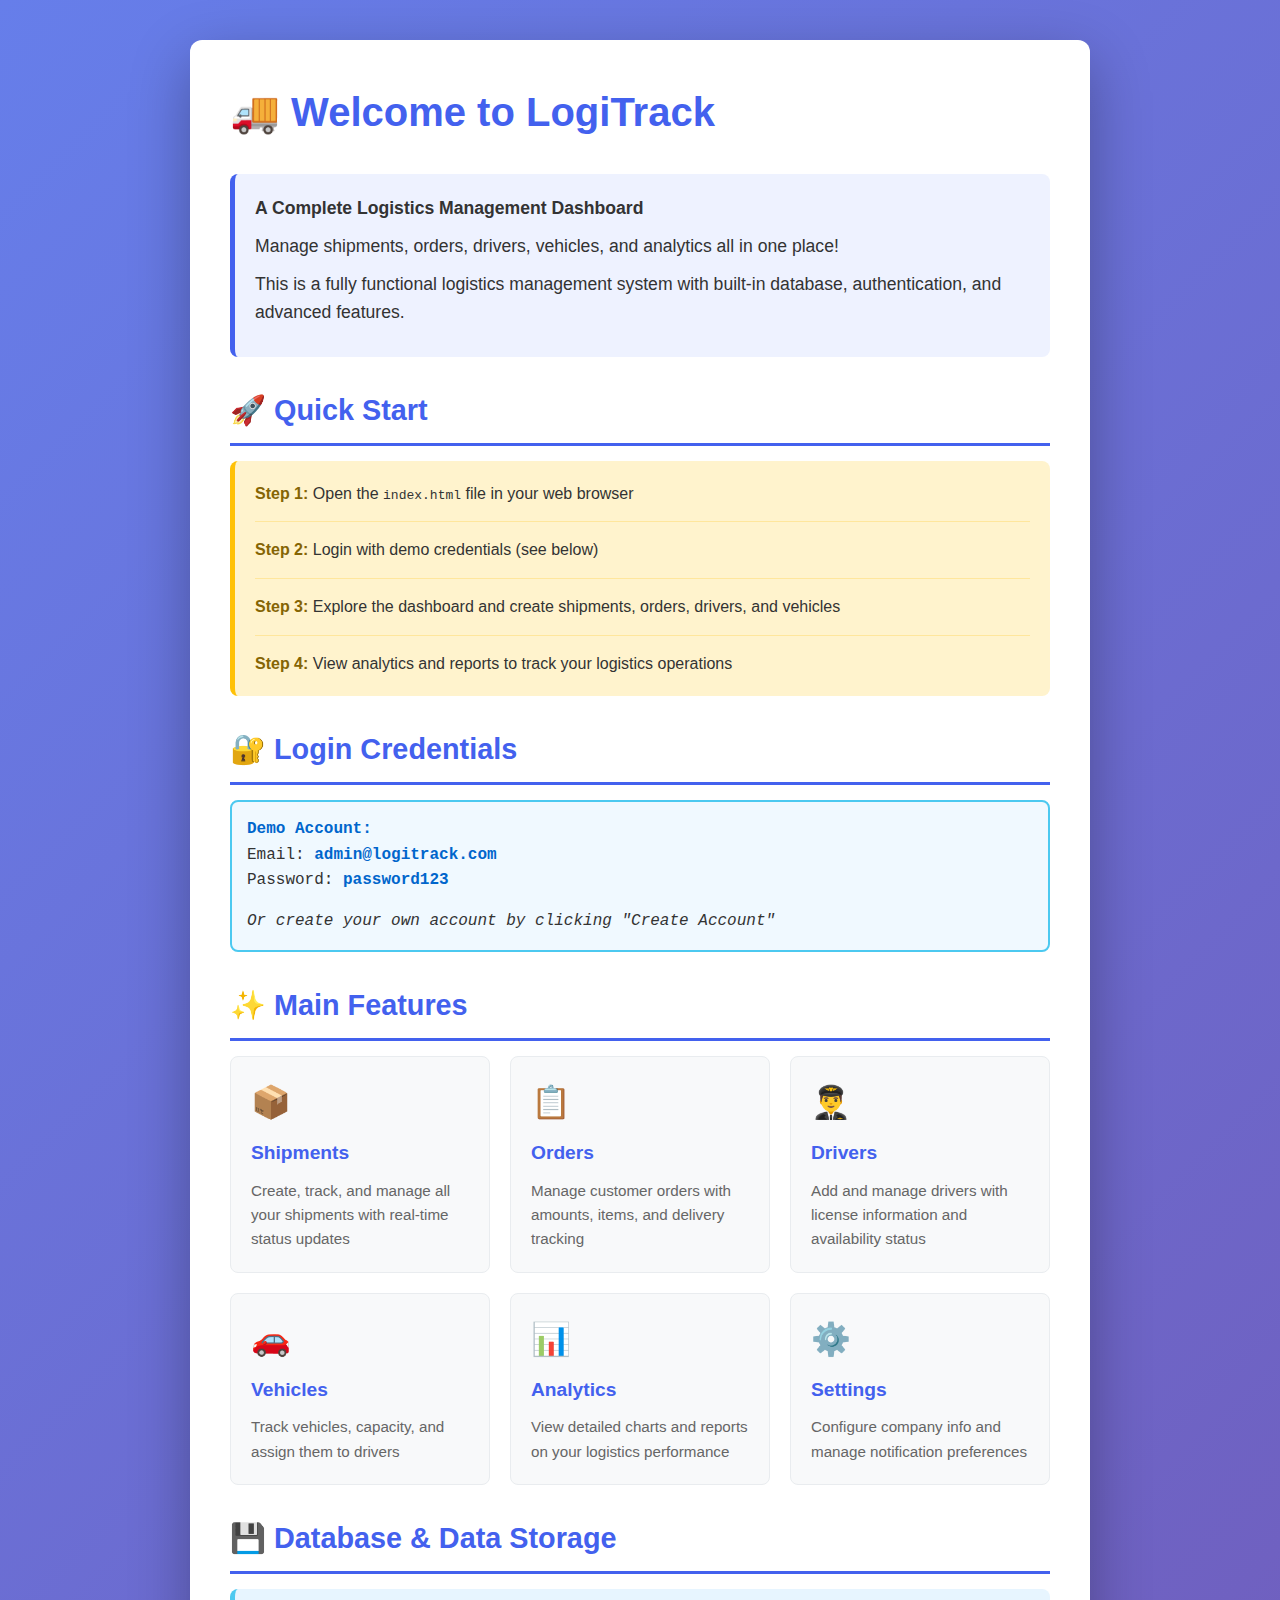
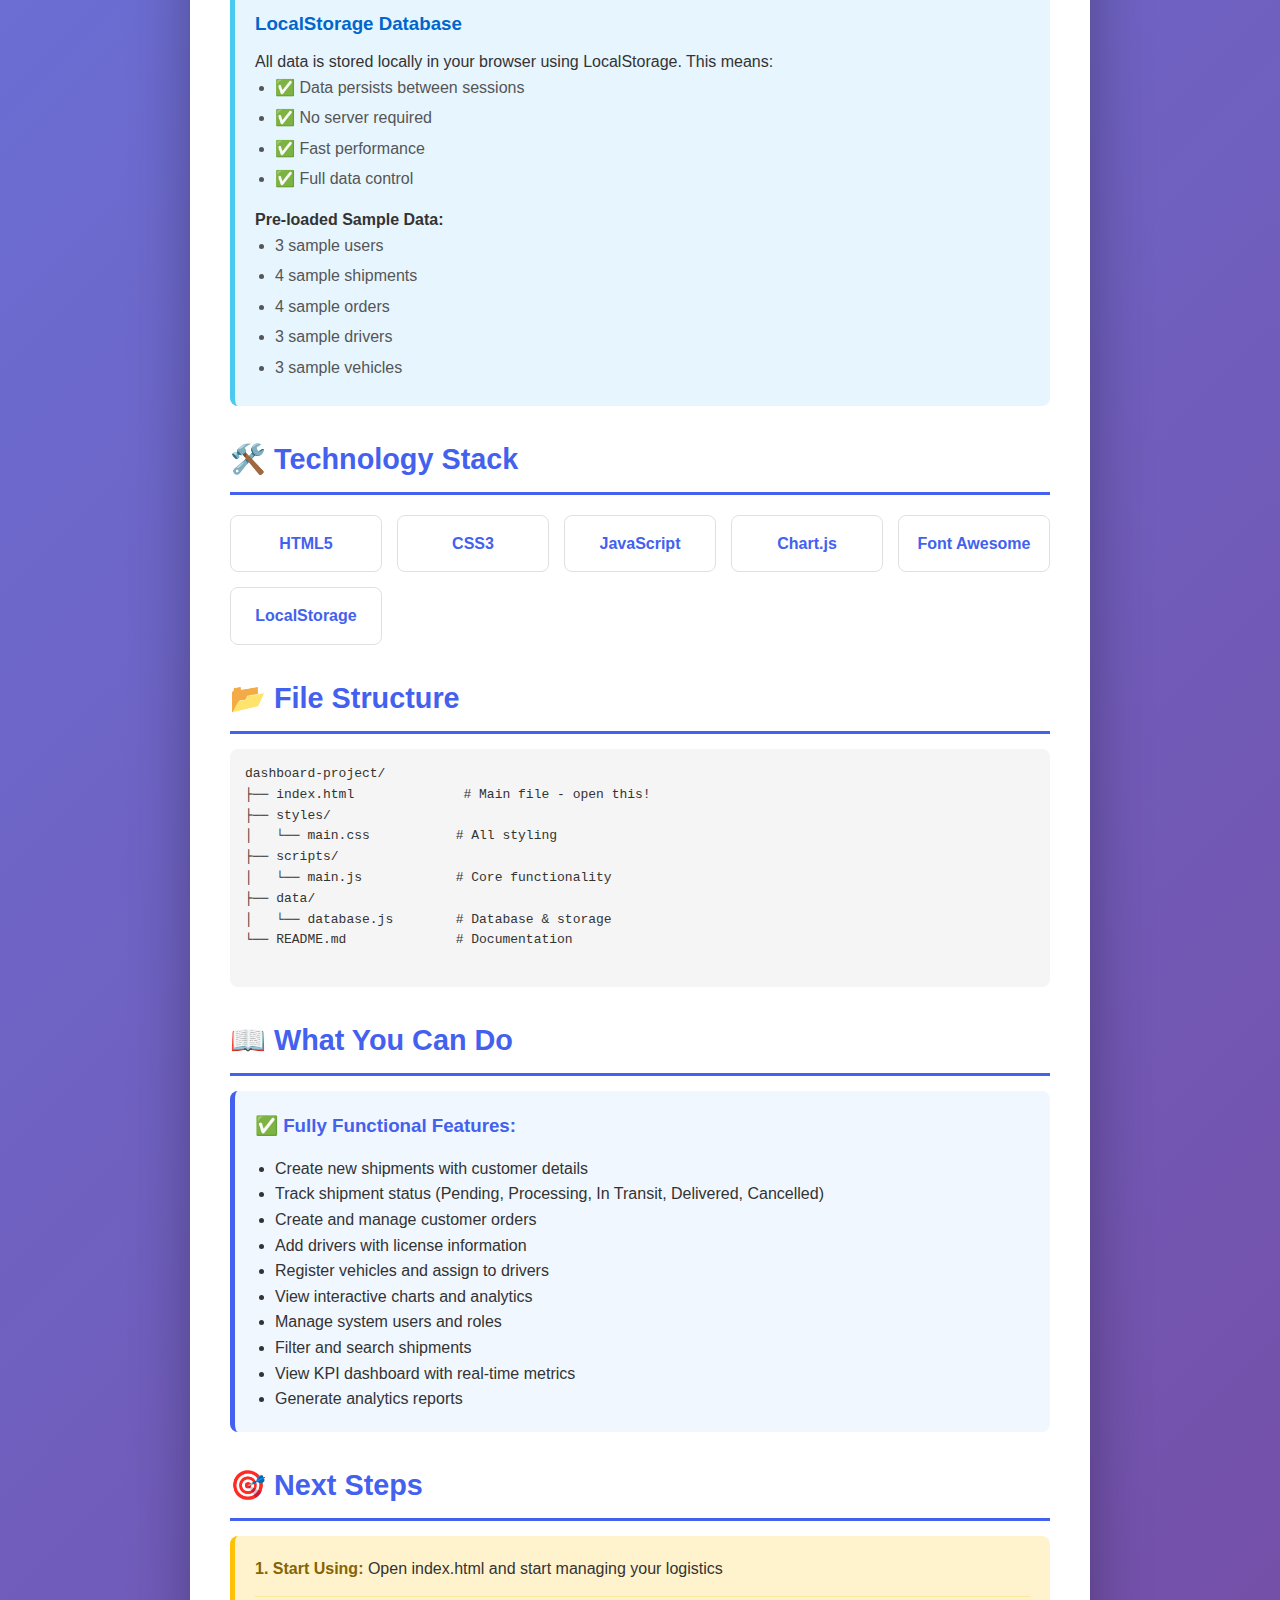
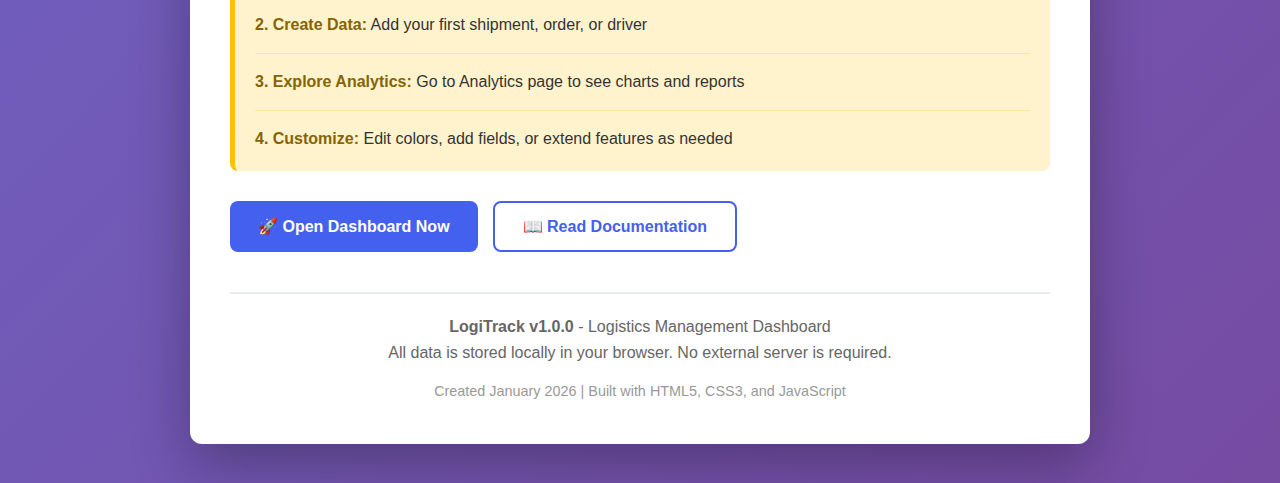
<file: QUICKSTART.html>
<!DOCTYPE html>
<html lang="en">
<head>
    <meta charset="UTF-8">
    <meta name="viewport" content="width=device-width, initial-scale=1.0">
    <title>LogiTrack - Getting Started</title>
    <style>
        * {
            margin: 0;
            padding: 0;
            box-sizing: border-box;
        }

        body {
            font-family: 'Segoe UI', Tahoma, Geneva, Verdana, sans-serif;
            line-height: 1.6;
            color: #333;
            background: linear-gradient(135deg, #667eea 0%, #764ba2 100%);
            min-height: 100vh;
            padding: 40px 20px;
        }

        .container {
            max-width: 900px;
            margin: 0 auto;
            background: white;
            border-radius: 12px;
            padding: 40px;
            box-shadow: 0 20px 60px rgba(0, 0, 0, 0.3);
        }

        h1 {
            color: #4361ee;
            margin-bottom: 30px;
            font-size: 2.5rem;
        }

        h2 {
            color: #4361ee;
            margin-top: 30px;
            margin-bottom: 15px;
            font-size: 1.8rem;
            border-bottom: 3px solid #4361ee;
            padding-bottom: 10px;
        }

        .intro-box {
            background: #eef2ff;
            border-left: 5px solid #4361ee;
            padding: 20px;
            margin-bottom: 30px;
            border-radius: 8px;
        }

        .intro-box p {
            margin-bottom: 10px;
            font-size: 1.1rem;
        }

        .credentials {
            background: #f0f9ff;
            border: 2px solid #4cc9f0;
            padding: 15px;
            border-radius: 8px;
            margin-bottom: 20px;
            font-family: 'Courier New', monospace;
        }

        .credentials strong {
            color: #0066cc;
        }

        .feature-grid {
            display: grid;
            grid-template-columns: repeat(auto-fit, minmax(250px, 1fr));
            gap: 20px;
            margin-bottom: 30px;
        }

        .feature-card {
            background: #f8f9fa;
            padding: 20px;
            border-radius: 8px;
            border: 1px solid #e9ecef;
            transition: all 0.3s ease;
        }

        .feature-card:hover {
            transform: translateY(-5px);
            box-shadow: 0 10px 25px rgba(67, 97, 238, 0.15);
            border-color: #4361ee;
        }

        .feature-card h3 {
            color: #4361ee;
            margin-bottom: 10px;
            font-size: 1.2rem;
        }

        .feature-card p {
            color: #666;
            font-size: 0.95rem;
        }

        .icon {
            font-size: 2rem;
            margin-bottom: 10px;
        }

        .steps {
            background: #fff3cd;
            padding: 20px;
            border-radius: 8px;
            margin-bottom: 30px;
            border-left: 5px solid #ffc107;
        }

        .step {
            margin-bottom: 15px;
            padding-bottom: 15px;
            border-bottom: 1px solid #ffe69c;
        }

        .step:last-child {
            margin-bottom: 0;
            padding-bottom: 0;
            border-bottom: none;
        }

        .step strong {
            color: #856404;
        }

        .button-group {
            display: flex;
            gap: 15px;
            margin-top: 30px;
            flex-wrap: wrap;
        }

        .btn {
            padding: 14px 28px;
            border: none;
            border-radius: 8px;
            font-size: 1rem;
            font-weight: 600;
            cursor: pointer;
            transition: all 0.3s ease;
            text-decoration: none;
            display: inline-block;
        }

        .btn-primary {
            background: #4361ee;
            color: white;
        }

        .btn-primary:hover {
            background: #3a56d4;
            transform: translateY(-2px);
            box-shadow: 0 10px 25px rgba(67, 97, 238, 0.3);
        }

        .btn-secondary {
            background: white;
            color: #4361ee;
            border: 2px solid #4361ee;
        }

        .btn-secondary:hover {
            background: #eef2ff;
        }

        .database-info {
            background: #e7f5ff;
            padding: 20px;
            border-radius: 8px;
            border-left: 5px solid #4cc9f0;
            margin-bottom: 20px;
        }

        .database-info h3 {
            color: #0066cc;
            margin-bottom: 10px;
        }

        .database-info ul {
            margin-left: 20px;
            color: #555;
        }

        .database-info li {
            margin-bottom: 5px;
        }

        .tech-stack {
            display: grid;
            grid-template-columns: repeat(auto-fit, minmax(150px, 1fr));
            gap: 15px;
            margin-top: 20px;
        }

        .tech-item {
            background: white;
            padding: 15px;
            border-radius: 8px;
            border: 1px solid #e0e0e0;
            text-align: center;
            font-weight: 600;
            color: #4361ee;
        }

        .footer {
            margin-top: 40px;
            padding-top: 20px;
            border-top: 2px solid #e9ecef;
            text-align: center;
            color: #666;
        }

        @media (max-width: 768px) {
            .container {
                padding: 25px;
            }

            h1 {
                font-size: 1.8rem;
            }

            h2 {
                font-size: 1.4rem;
            }

            .button-group {
                flex-direction: column;
            }

            .btn {
                width: 100%;
                text-align: center;
            }
        }
    </style>
</head>
<body>
    <div class="container">
        <h1>🚚 Welcome to LogiTrack</h1>
        
        <div class="intro-box">
            <p><strong>A Complete Logistics Management Dashboard</strong></p>
            <p>Manage shipments, orders, drivers, vehicles, and analytics all in one place!</p>
            <p>This is a fully functional logistics management system with built-in database, authentication, and advanced features.</p>
        </div>

        <h2>🚀 Quick Start</h2>
        <div class="steps">
            <div class="step">
                <strong>Step 1:</strong> Open the <code>index.html</code> file in your web browser
            </div>
            <div class="step">
                <strong>Step 2:</strong> Login with demo credentials (see below)
            </div>
            <div class="step">
                <strong>Step 3:</strong> Explore the dashboard and create shipments, orders, drivers, and vehicles
            </div>
            <div class="step">
                <strong>Step 4:</strong> View analytics and reports to track your logistics operations
            </div>
        </div>

        <h2>🔐 Login Credentials</h2>
        <div class="credentials">
            <p><strong>Demo Account:</strong></p>
            <p>Email: <strong>admin@logitrack.com</strong></p>
            <p>Password: <strong>password123</strong></p>
            <p style="margin-top: 15px;"><em>Or create your own account by clicking "Create Account"</em></p>
        </div>

        <h2>✨ Main Features</h2>
        <div class="feature-grid">
            <div class="feature-card">
                <div class="icon">📦</div>
                <h3>Shipments</h3>
                <p>Create, track, and manage all your shipments with real-time status updates</p>
            </div>
            <div class="feature-card">
                <div class="icon">📋</div>
                <h3>Orders</h3>
                <p>Manage customer orders with amounts, items, and delivery tracking</p>
            </div>
            <div class="feature-card">
                <div class="icon">👨‍✈️</div>
                <h3>Drivers</h3>
                <p>Add and manage drivers with license information and availability status</p>
            </div>
            <div class="feature-card">
                <div class="icon">🚗</div>
                <h3>Vehicles</h3>
                <p>Track vehicles, capacity, and assign them to drivers</p>
            </div>
            <div class="feature-card">
                <div class="icon">📊</div>
                <h3>Analytics</h3>
                <p>View detailed charts and reports on your logistics performance</p>
            </div>
            <div class="feature-card">
                <div class="icon">⚙️</div>
                <h3>Settings</h3>
                <p>Configure company info and manage notification preferences</p>
            </div>
        </div>

        <h2>💾 Database & Data Storage</h2>
        <div class="database-info">
            <h3>LocalStorage Database</h3>
            <p>All data is stored locally in your browser using LocalStorage. This means:</p>
            <ul>
                <li>✅ Data persists between sessions</li>
                <li>✅ No server required</li>
                <li>✅ Fast performance</li>
                <li>✅ Full data control</li>
            </ul>
            <p style="margin-top: 15px;"><strong>Pre-loaded Sample Data:</strong></p>
            <ul>
                <li>3 sample users</li>
                <li>4 sample shipments</li>
                <li>4 sample orders</li>
                <li>3 sample drivers</li>
                <li>3 sample vehicles</li>
            </ul>
        </div>

        <h2>🛠️ Technology Stack</h2>
        <div class="tech-stack">
            <div class="tech-item">HTML5</div>
            <div class="tech-item">CSS3</div>
            <div class="tech-item">JavaScript</div>
            <div class="tech-item">Chart.js</div>
            <div class="tech-item">Font Awesome</div>
            <div class="tech-item">LocalStorage</div>
        </div>

        <h2>📂 File Structure</h2>
        <pre style="background: #f5f5f5; padding: 15px; border-radius: 8px; overflow-x: auto;">
dashboard-project/
├── index.html              # Main file - open this!
├── styles/
│   └── main.css           # All styling
├── scripts/
│   └── main.js            # Core functionality
├── data/
│   └── database.js        # Database & storage
└── README.md              # Documentation
        </pre>

        <h2>📖 What You Can Do</h2>
        <div style="background: #f0f7ff; padding: 20px; border-radius: 8px; border-left: 5px solid #4361ee;">
            <h3 style="color: #4361ee; margin-bottom: 15px;">✅ Fully Functional Features:</h3>
            <ul style="margin-left: 20px;">
                <li>Create new shipments with customer details</li>
                <li>Track shipment status (Pending, Processing, In Transit, Delivered, Cancelled)</li>
                <li>Create and manage customer orders</li>
                <li>Add drivers with license information</li>
                <li>Register vehicles and assign to drivers</li>
                <li>View interactive charts and analytics</li>
                <li>Manage system users and roles</li>
                <li>Filter and search shipments</li>
                <li>View KPI dashboard with real-time metrics</li>
                <li>Generate analytics reports</li>
            </ul>
        </div>

        <h2>🎯 Next Steps</h2>
        <div class="steps">
            <div class="step">
                <strong>1. Start Using:</strong> Open index.html and start managing your logistics
            </div>
            <div class="step">
                <strong>2. Create Data:</strong> Add your first shipment, order, or driver
            </div>
            <div class="step">
                <strong>3. Explore Analytics:</strong> Go to Analytics page to see charts and reports
            </div>
            <div class="step">
                <strong>4. Customize:</strong> Edit colors, add fields, or extend features as needed
            </div>
        </div>

        <div class="button-group">
            <button class="btn btn-primary" onclick="window.location.href='index.html'">
                🚀 Open Dashboard Now
            </button>
            <button class="btn btn-secondary" onclick="alert('Check the README.md file for detailed documentation')">
                📖 Read Documentation
            </button>
        </div>

        <div class="footer">
            <p><strong>LogiTrack v1.0.0</strong> - Logistics Management Dashboard</p>
            <p>All data is stored locally in your browser. No external server is required.</p>
            <p style="margin-top: 15px; font-size: 0.9rem; color: #999;">
                Created January 2026 | Built with HTML5, CSS3, and JavaScript
            </p>
        </div>
    </div>
</body>
</html>
</file>
